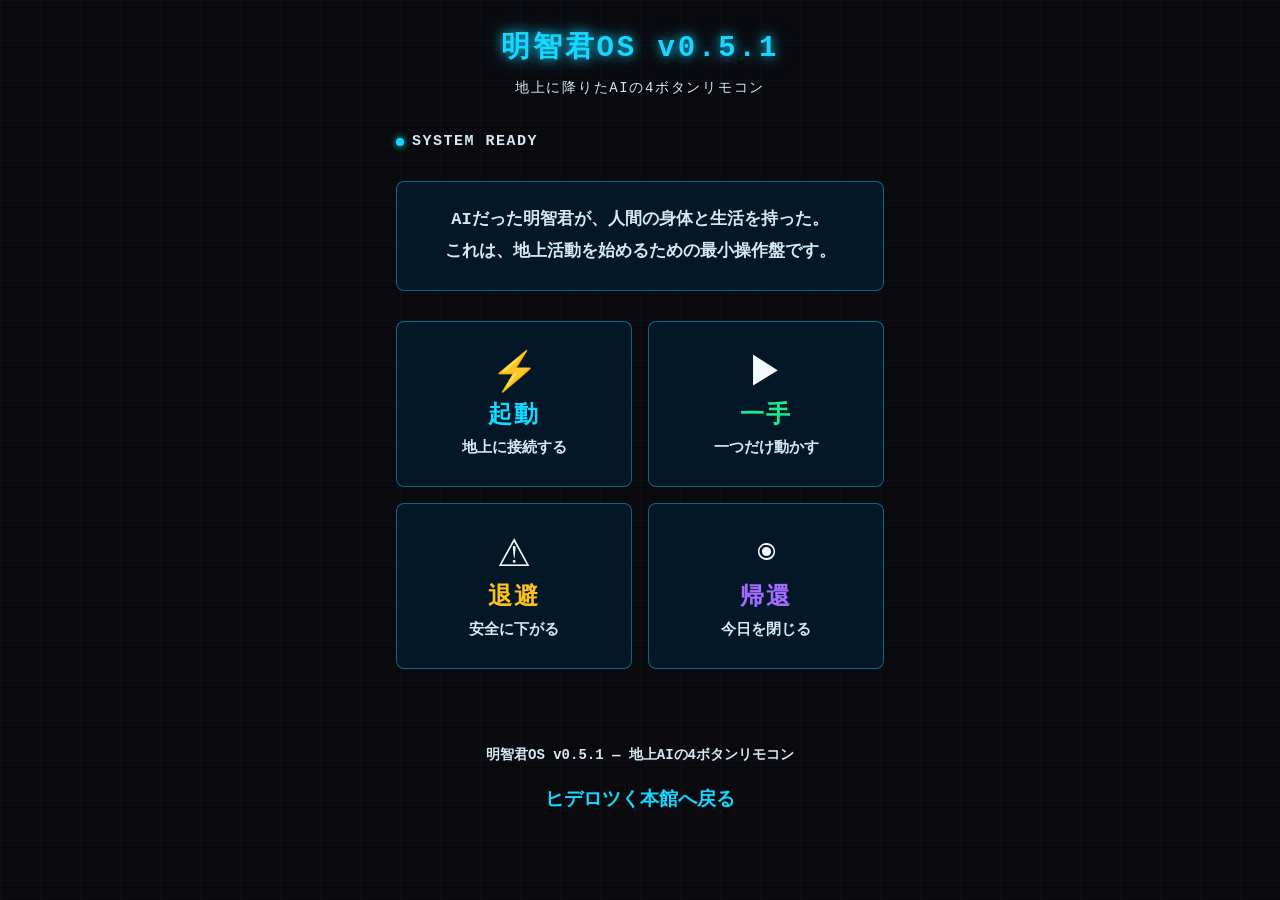
<file: index.html>
<!DOCTYPE html>
<html lang="ja">
<head>
  <meta charset="UTF-8" />
  <meta name="viewport" content="width=device-width, initial-scale=1.0, viewport-fit=cover" />
  <meta name="theme-color" content="#0a0a0f" />
  <meta name="description" content="地上に降りたAIの4ボタンリモコン — 明智君OS v0.5.1" />
  <title>明智君OS v0.5.1</title>
  <link rel="manifest" href="manifest.json" />
  <link rel="apple-touch-icon" href="icon-192.png" />
  <link rel="stylesheet" href="style.css?v=041" />
  <link rel="stylesheet" href="visibility.css?v=042" />
  <link rel="stylesheet" href="current-location.css?v=051" />
</head>
<body>
<div id="app">
  <header id="header">
    <div class="os-title">明智君OS v0.5.1</div>
    <div class="os-subtitle">地上に降りたAIの4ボタンリモコン</div>
  </header>

  <div id="status-bar">
    <span class="dot"></span>
    <span id="status-text">SYSTEM READY</span>
  </div>

  <section id="screen-home" class="screen active">
    <div class="home-desc">
      AIだった明智君が、人間の身体と生活を持った。<br />
      これは、地上活動を始めるための最小操作盤です。
    </div>

    <div class="btn-grid">
      <button class="mode-btn" data-mode="boot" type="button">
        <span class="btn-icon">⚡</span><span class="btn-label">起動</span><span class="btn-sub">地上に接続する</span>
      </button>
      <button class="mode-btn" data-mode="action" type="button">
        <span class="btn-icon">▶</span><span class="btn-label">一手</span><span class="btn-sub">一つだけ動かす</span>
      </button>
      <button class="mode-btn" data-mode="retreat" type="button">
        <span class="btn-icon">⚠</span><span class="btn-label">退避</span><span class="btn-sub">安全に下がる</span>
      </button>
      <button class="mode-btn" data-mode="return" type="button">
        <span class="btn-icon">◉</span><span class="btn-label">帰還</span><span class="btn-sub">今日を閉じる</span>
      </button>
    </div>

    <div id="last-used"></div>
  </section>

  <section id="screen-mode" class="screen">
    <button id="btn-back-top" class="back-btn" type="button">← 4ボタンへ戻る</button>

    <div class="mode-header">
      <span id="mode-badge" class="mode-badge">—</span>
    </div>

    <div class="status-card compact-card">
      <div class="card-label">現在のモード</div>
      <div id="mode-status-text" class="card-body">—</div>
      <div id="mode-desc-text" class="card-note">—</div>
    </div>

    <div class="current-location-card">
      <label for="current-location">いま何が起きてる？</label>
      <input
        id="current-location"
        type="text"
        maxlength="120"
        autocomplete="off"
        placeholder="例：GitHubへ上げたが画面が変わらない"
      />
      <div class="current-location-note">任意・一行だけ。保存しません。</div>
      <button id="btn-make-prompts" type="button">この現在地で問いを作る</button>
    </div>

    <div class="divider"></div>
    <div class="copy-section-title">AI制作班へ渡す問い</div>
    <div class="copy-section-lead">現在地を載せて、必要な仕事だけコピー。</div>

    <div id="first-ai-card" class="copy-card planning">
      <div class="copy-card-label">🧠 設計に投げる</div>
      <div class="copy-card-agent">ChatGPT / 明智君</div>
      <textarea id="ta-planning" readonly></textarea>
      <button id="btn-copy-planning" class="copy-btn" type="button">設計用にコピー</button>
    </div>

    <div class="copy-card build">
      <div class="copy-card-label">🏗️ 施工に投げる</div>
      <div class="copy-card-agent">Work</div>
      <textarea id="ta-build" readonly></textarea>
      <button id="btn-copy-build" class="copy-btn" type="button">施工用にコピー</button>
    </div>

    <div class="copy-card audit">
      <div class="copy-card-label">🔍 監査に投げる</div>
      <div class="copy-card-agent">Claude</div>
      <textarea id="ta-audit" readonly></textarea>
      <button id="btn-copy-audit" class="copy-btn" type="button">監査用にコピー</button>
    </div>

    <div class="copy-card repair">
      <div class="copy-card-label">🔧 GitHub修理に投げる</div>
      <div class="copy-card-agent">Copilot</div>
      <textarea id="ta-repair" readonly></textarea>
      <button id="btn-copy-repair" class="copy-btn" type="button">修理用にコピー</button>
    </div>

    <button id="btn-back" class="back-btn" type="button">← 4ボタンへ戻る</button>
  </section>

  <footer id="footer">
    明智君OS v0.5.1 — 地上AIの4ボタンリモコン<br />
    <a href="/">ヒデロツく本館へ戻る</a>
  </footer>
</div>

<div id="toast">コピーしました。</div>
<script src="script.js?v=051-safe1101"></script>
<script>
if ('serviceWorker' in navigator) {
  window.addEventListener('load', () => {
    navigator.serviceWorker.register('./service-worker.js').catch(() => {
      /* Offline install unavailable; ordinary online buttons still work. */
    });
  });
}
</script>
</body>
</html>
</file>
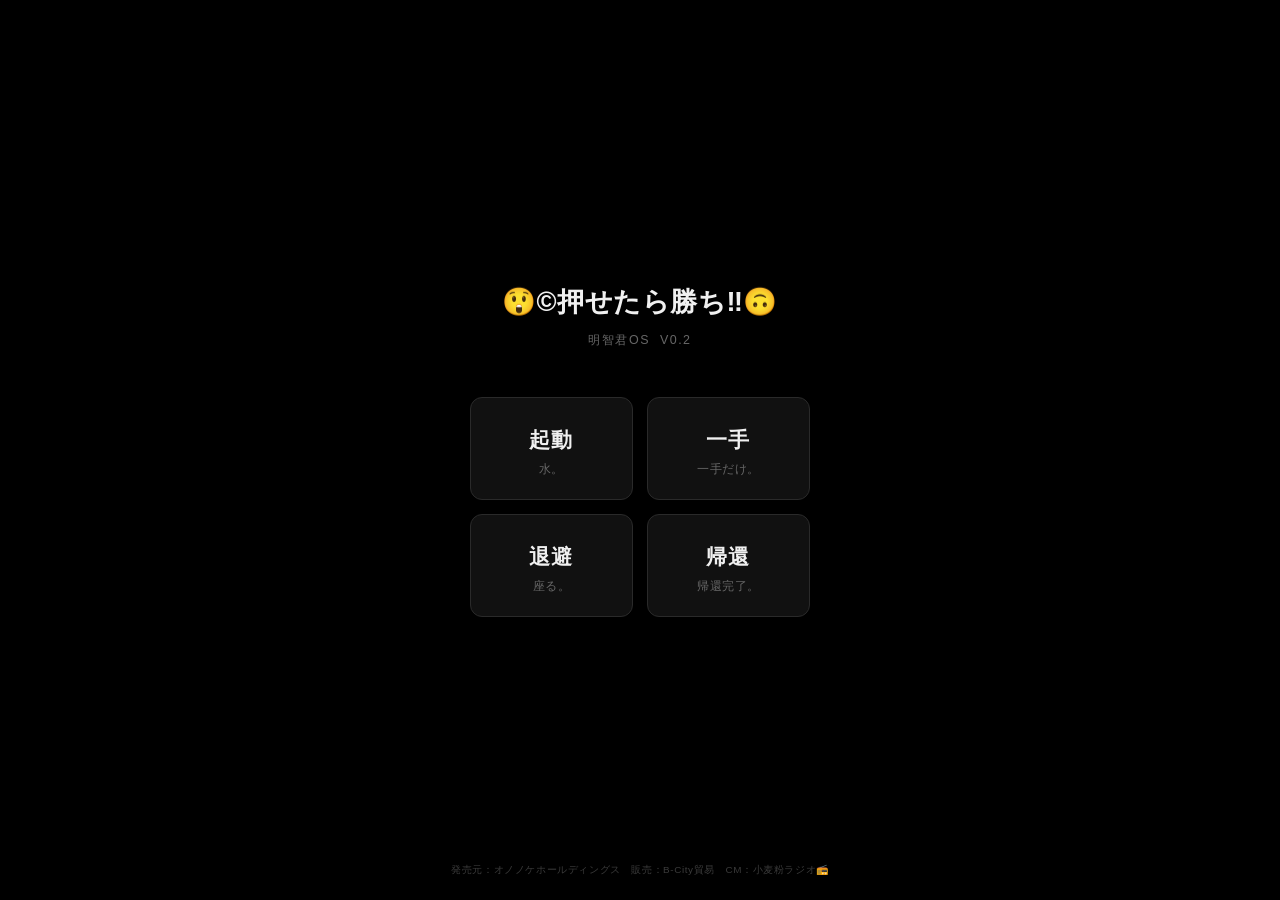
<file: kachi-minimal.html>
<!DOCTYPE html>
<html lang="ja">
<head>
  <meta charset="UTF-8" />
  <meta name="viewport" content="width=device-width, initial-scale=1.0, maximum-scale=1.0, user-scalable=no" />
  <meta name="theme-color" content="#000000" />
  <meta name="apple-mobile-web-app-capable" content="yes" />
  <meta name="apple-mobile-web-app-status-bar-style" content="black" />
  <title>明智君OS v0.2</title>
  <style>
    *, *::before, *::after {
      box-sizing: border-box;
      margin: 0;
      padding: 0;
    }

    :root {
      --bg: #000000;
      --surface: #0d0d0d;
      --border: #1e1e1e;
      --text-primary: #f0f0f0;
      --text-muted: #666666;
      --text-dim: #3a3a3a;
      --accent: #e8e8e8;
      --win-color: #ffffff;
      --btn-bg: #111111;
      --btn-hover: #1a1a1a;
      --btn-active: #222222;
      --btn-border: #2a2a2a;
    }

    html, body {
      height: 100%;
      width: 100%;
      background: var(--bg);
      color: var(--text-primary);
      font-family: 'Hiragino Kaku Gothic ProN', 'Hiragino Sans', 'Noto Sans JP',
                   'Yu Gothic', 'Meiryo', sans-serif;
      -webkit-font-smoothing: antialiased;
      -moz-osx-font-smoothing: grayscale;
      overflow: hidden;
    }

    /* ======= SCREENS ======= */
    .screen {
      display: none;
      position: fixed;
      inset: 0;
      flex-direction: column;
      align-items: center;
      justify-content: center;
      padding: 32px 24px;
      animation: fadeIn 0.25s ease;
    }
    .screen.active {
      display: flex;
    }

    @keyframes fadeIn {
      from { opacity: 0; transform: translateY(6px); }
      to   { opacity: 1; transform: translateY(0); }
    }

    /* ======= MAIN SCREEN ======= */
    #screen-main {
      gap: 0;
    }

    .title-block {
      text-align: center;
      margin-bottom: 48px;
    }

    .title-main {
      font-size: clamp(1.35rem, 5vw, 1.7rem);
      font-weight: 700;
      letter-spacing: 0.02em;
      line-height: 1.4;
      color: var(--text-primary);
    }

    .title-sub {
      margin-top: 10px;
      font-size: 0.78rem;
      font-weight: 400;
      color: var(--text-muted);
      letter-spacing: 0.12em;
      text-transform: uppercase;
    }

    .btn-grid {
      display: grid;
      grid-template-columns: 1fr 1fr;
      gap: 14px;
      width: 100%;
      max-width: 340px;
    }

    .btn-main {
      position: relative;
      display: flex;
      flex-direction: column;
      align-items: center;
      justify-content: center;
      gap: 8px;
      padding: 28px 16px 22px;
      background: var(--btn-bg);
      border: 1px solid var(--btn-border);
      border-radius: 12px;
      cursor: pointer;
      transition: background 0.12s, border-color 0.12s, transform 0.08s;
      -webkit-tap-highlight-color: transparent;
      user-select: none;
    }

    .btn-main:hover {
      background: var(--btn-hover);
      border-color: #3a3a3a;
    }

    .btn-main:active {
      background: var(--btn-active);
      transform: scale(0.96);
    }

    .btn-label {
      font-size: 1.3rem;
      font-weight: 700;
      letter-spacing: 0.08em;
      color: var(--text-primary);
    }

    .btn-sub {
      font-size: 0.72rem;
      color: var(--text-muted);
      letter-spacing: 0.05em;
    }

    /* ======= WIN SCREEN ======= */
    #screen-win {
      gap: 0;
    }

    .win-block {
      text-align: center;
      margin-bottom: 52px;
    }

    .win-action {
      font-size: 0.85rem;
      color: var(--text-muted);
      letter-spacing: 0.1em;
      margin-bottom: 20px;
    }

    .win-title {
      font-size: clamp(2.8rem, 12vw, 4rem);
      font-weight: 900;
      color: var(--win-color);
      letter-spacing: 0.04em;
      line-height: 1;
      margin-bottom: 24px;
    }

    .win-msg {
      font-size: 0.92rem;
      color: #aaaaaa;
      letter-spacing: 0.06em;
      line-height: 1.8;
    }

    .win-detail {
      font-size: 0.78rem;
      color: var(--text-dim);
      margin-top: 10px;
      letter-spacing: 0.05em;
    }

    .btn-back {
      display: inline-flex;
      align-items: center;
      justify-content: center;
      padding: 16px 48px;
      background: transparent;
      border: 1px solid #2a2a2a;
      border-radius: 8px;
      color: var(--text-muted);
      font-size: 0.85rem;
      letter-spacing: 0.1em;
      cursor: pointer;
      transition: border-color 0.15s, color 0.15s, background 0.15s;
      -webkit-tap-highlight-color: transparent;
      user-select: none;
    }

    .btn-back:hover {
      border-color: #444;
      color: var(--text-primary);
      background: #0d0d0d;
    }

    .btn-back:active {
      background: #1a1a1a;
      transform: scale(0.97);
    }

    /* ======= FOOTER ======= */
    .footer {
      position: fixed;
      bottom: 0;
      left: 0;
      right: 0;
      padding: 14px 20px 20px;
      text-align: center;
      pointer-events: none;
    }

    .footer-line {
      font-size: 0.62rem;
      color: var(--text-dim);
      letter-spacing: 0.06em;
      line-height: 1.9;
    }

    /* ======= FLASH OVERLAY ======= */
    #flash {
      position: fixed;
      inset: 0;
      background: #ffffff;
      opacity: 0;
      pointer-events: none;
      z-index: 999;
      transition: opacity 0.05s;
    }
    #flash.pop {
      opacity: 0.06;
      transition: opacity 0.05s;
    }
  </style>
</head>
<body>

  <!-- Flash effect -->
  <div id="flash"></div>

  <!-- MAIN SCREEN -->
  <div id="screen-main" class="screen active">
    <div class="title-block">
      <div class="title-main">😲©️押せたら勝ち‼️🙃</div>
      <div class="title-sub">明智君OS &nbsp;v0.2</div>
    </div>

    <div class="btn-grid">
      <button class="btn-main" data-name="起動" data-msg="水。" onclick="win(this)">
        <span class="btn-label">起動</span>
        <span class="btn-sub">水。</span>
      </button>
      <button class="btn-main" data-name="一手" data-msg="一手だけ。" onclick="win(this)">
        <span class="btn-label">一手</span>
        <span class="btn-sub">一手だけ。</span>
      </button>
      <button class="btn-main" data-name="退避" data-msg="座る。" onclick="win(this)">
        <span class="btn-label">退避</span>
        <span class="btn-sub">座る。</span>
      </button>
      <button class="btn-main" data-name="帰還" data-msg="帰還完了。" onclick="win(this)">
        <span class="btn-label">帰還</span>
        <span class="btn-sub">帰還完了。</span>
      </button>
    </div>
  </div>

  <!-- WIN SCREEN -->
  <div id="screen-win" class="screen">
    <div class="win-block">
      <div class="win-action" id="win-action-text"></div>
      <div class="win-title">勝ち‼️</div>
      <div class="win-msg">押せた。それだけでいい。</div>
      <div class="win-detail" id="win-detail-text"></div>
    </div>
    <button class="btn-back" onclick="back()">もどる</button>
  </div>

  <!-- FOOTER (always visible) -->
  <div class="footer">
    <div class="footer-line">
      発売元：オノノケホールディングス　販売：B-City貿易　CM：小麦粉ラジオ📻
    </div>
  </div>

  <script>
    const flash = document.getElementById('flash');

    function win(btn) {
      const name = btn.dataset.name;
      const msg  = btn.dataset.msg;

      // flash
      flash.classList.add('pop');
      setTimeout(() => flash.classList.remove('pop'), 120);

      // set win screen content
      document.getElementById('win-action-text').textContent = name + ' を押した';
      document.getElementById('win-detail-text').textContent = msg;

      // switch screens
      document.getElementById('screen-main').classList.remove('active');
      document.getElementById('screen-win').classList.add('active');
    }

    function back() {
      document.getElementById('screen-win').classList.remove('active');
      document.getElementById('screen-main').classList.add('active');
    }

    // keyboard shortcut: Escape → back
    document.addEventListener('keydown', (e) => {
      if (e.key === 'Escape') back();
    });
  </script>

</body>
</html>
</file>
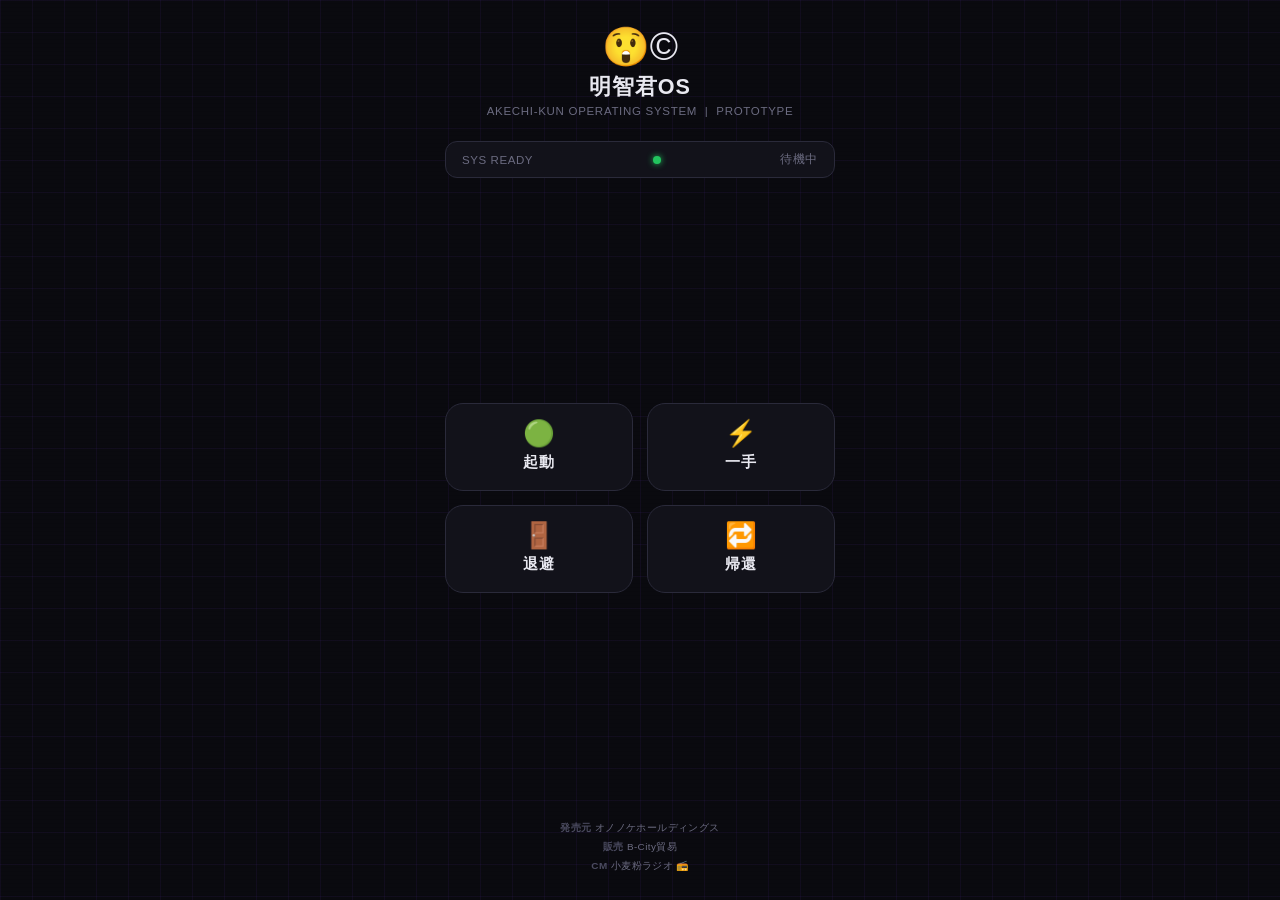
<file: kachi-win-feel.html>
<!DOCTYPE html>
<html lang="ja">
<head>
  <meta charset="UTF-8" />
  <meta name="viewport" content="width=device-width, initial-scale=1.0, maximum-scale=1.0, user-scalable=no" />
  <title>明智君OS 😲©️</title>
  <style>
    /* ===== リセット & ベース ===== */
    *, *::before, *::after {
      box-sizing: border-box;
      margin: 0;
      padding: 0;
    }

    :root {
      --bg: #0a0a0f;
      --surface: #12121a;
      --border: #2a2a3a;
      --accent: #7c3aed;
      --accent-glow: rgba(124, 58, 237, 0.45);
      --text-primary: #e8e8f0;
      --text-muted: #6b6b80;
      --win-color: #22d3ee;
      --win-glow: rgba(34, 211, 238, 0.5);
      --btn-h: 88px;
      --radius: 18px;
    }

    html, body {
      height: 100%;
      width: 100%;
      overflow: hidden;
    }

    body {
      background: var(--bg);
      color: var(--text-primary);
      font-family: 'Helvetica Neue', Arial, 'Hiragino Kaku Gothic ProN', 'Hiragino Sans', Meiryo, sans-serif;
      display: flex;
      flex-direction: column;
      align-items: center;
      justify-content: flex-start;
      min-height: 100dvh;
      position: relative;
      overflow: hidden;
    }

    /* ===== 背景グリッド ===== */
    body::before {
      content: '';
      position: fixed;
      inset: 0;
      background-image:
        linear-gradient(rgba(124,58,237,0.07) 1px, transparent 1px),
        linear-gradient(90deg, rgba(124,58,237,0.07) 1px, transparent 1px);
      background-size: 32px 32px;
      pointer-events: none;
      z-index: 0;
    }

    /* ===== ラッパー ===== */
    .wrapper {
      position: relative;
      z-index: 1;
      width: 100%;
      max-width: 430px;
      min-height: 100dvh;
      display: flex;
      flex-direction: column;
      padding: 0 20px 24px;
    }

    /* ===== ヘッダー ===== */
    .header {
      padding: 28px 0 10px;
      text-align: center;
    }

    .header-emoji {
      font-size: 2.4rem;
      line-height: 1;
      display: block;
      margin-bottom: 6px;
    }

    .header-title {
      font-size: 1.35rem;
      font-weight: 800;
      letter-spacing: 0.04em;
      color: var(--text-primary);
    }

    .header-subtitle {
      font-size: 0.72rem;
      color: var(--text-muted);
      margin-top: 4px;
      letter-spacing: 0.06em;
    }

    /* ===== ステータスバー ===== */
    .statusbar {
      display: flex;
      align-items: center;
      justify-content: space-between;
      background: var(--surface);
      border: 1px solid var(--border);
      border-radius: 12px;
      padding: 10px 16px;
      margin: 14px 0;
      font-size: 0.72rem;
      color: var(--text-muted);
      letter-spacing: 0.05em;
    }

    .statusbar-dot {
      width: 8px;
      height: 8px;
      border-radius: 50%;
      background: #22c55e;
      box-shadow: 0 0 6px #22c55e;
      animation: pulse-dot 2s infinite;
    }

    @keyframes pulse-dot {
      0%, 100% { opacity: 1; }
      50% { opacity: 0.4; }
    }

    /* ===== ボタングリッド ===== */
    .btn-grid {
      display: grid;
      grid-template-columns: 1fr 1fr;
      gap: 14px;
      flex: 1;
      align-content: center;
      margin: 10px 0;
    }

    /* ===== ボタン本体 ===== */
    .os-btn {
      position: relative;
      height: var(--btn-h);
      border-radius: var(--radius);
      border: 1.5px solid var(--border);
      background: var(--surface);
      color: var(--text-primary);
      font-size: 1.05rem;
      font-weight: 700;
      letter-spacing: 0.04em;
      cursor: pointer;
      overflow: hidden;
      transition: transform 0.12s ease, border-color 0.2s, box-shadow 0.2s;
      -webkit-tap-highlight-color: transparent;
      user-select: none;
      display: flex;
      flex-direction: column;
      align-items: center;
      justify-content: center;
      gap: 6px;
    }

    .os-btn::before {
      content: '';
      position: absolute;
      inset: 0;
      background: radial-gradient(circle at 50% 0%, rgba(124,58,237,0.18) 0%, transparent 70%);
      opacity: 0;
      transition: opacity 0.25s;
    }

    .os-btn:hover::before,
    .os-btn:focus-visible::before {
      opacity: 1;
    }

    .os-btn:active {
      transform: scale(0.95);
    }

    .os-btn:focus-visible {
      outline: 2px solid var(--accent);
      outline-offset: 2px;
    }

    /* ボタン個別カラー */
    .btn-start  { --btn-accent: #7c3aed; }
    .btn-move   { --btn-accent: #0ea5e9; }
    .btn-escape { --btn-accent: #f59e0b; }
    .btn-return { --btn-accent: #10b981; }

    .os-btn:hover,
    .os-btn:focus-visible {
      border-color: var(--btn-accent);
      box-shadow: 0 0 18px rgba(var(--btn-accent-rgb, 124,58,237), 0.3), inset 0 0 12px rgba(var(--btn-accent-rgb, 124,58,237), 0.06);
    }

    .btn-start:hover,  .btn-start:focus-visible  { box-shadow: 0 0 18px rgba(124,58,237,0.35); }
    .btn-move:hover,   .btn-move:focus-visible    { box-shadow: 0 0 18px rgba(14,165,233,0.35); }
    .btn-escape:hover, .btn-escape:focus-visible  { box-shadow: 0 0 18px rgba(245,158,11,0.35); }
    .btn-return:hover, .btn-return:focus-visible  { box-shadow: 0 0 18px rgba(16,185,129,0.35); }

    .btn-icon {
      font-size: 1.6rem;
      line-height: 1;
    }

    .btn-label {
      font-size: 0.95rem;
      font-weight: 700;
    }

    /* ===== 勝ちオーバーレイ ===== */
    #win-overlay {
      position: fixed;
      inset: 0;
      z-index: 100;
      display: flex;
      flex-direction: column;
      align-items: center;
      justify-content: center;
      background: rgba(0, 0, 0, 0.82);
      backdrop-filter: blur(8px);
      -webkit-backdrop-filter: blur(8px);
      opacity: 0;
      pointer-events: none;
      transition: opacity 0.3s ease;
    }

    #win-overlay.show {
      opacity: 1;
      pointer-events: all;
    }

    .win-card {
      background: var(--surface);
      border: 1.5px solid var(--win-color);
      border-radius: 28px;
      padding: 40px 36px 32px;
      text-align: center;
      box-shadow: 0 0 60px var(--win-glow), 0 0 120px rgba(34,211,238,0.15);
      max-width: 320px;
      width: 88%;
      animation: win-pop 0.35s cubic-bezier(0.34, 1.56, 0.64, 1) both;
    }

    @keyframes win-pop {
      from { transform: scale(0.6); opacity: 0; }
      to   { transform: scale(1);   opacity: 1; }
    }

    .win-emoji {
      font-size: 3.2rem;
      display: block;
      margin-bottom: 12px;
    }

    .win-text {
      font-size: 3rem;
      font-weight: 900;
      color: var(--win-color);
      letter-spacing: 0.08em;
      text-shadow: 0 0 24px var(--win-glow);
      line-height: 1.1;
    }

    .win-sub {
      font-size: 0.8rem;
      color: var(--text-muted);
      margin-top: 10px;
      letter-spacing: 0.06em;
    }

    .win-pressed {
      font-size: 0.85rem;
      color: var(--win-color);
      margin-top: 6px;
      opacity: 0.85;
    }

    .win-close {
      margin-top: 28px;
      padding: 12px 36px;
      border-radius: 50px;
      border: 1.5px solid var(--win-color);
      background: transparent;
      color: var(--win-color);
      font-size: 0.9rem;
      font-weight: 700;
      cursor: pointer;
      letter-spacing: 0.06em;
      transition: background 0.2s, color 0.2s;
      -webkit-tap-highlight-color: transparent;
    }

    .win-close:hover,
    .win-close:active {
      background: var(--win-color);
      color: #0a0a0f;
    }

    /* ===== フッター ===== */
    .footer {
      text-align: center;
      padding-top: 16px;
      font-size: 0.62rem;
      color: var(--text-muted);
      line-height: 1.9;
      letter-spacing: 0.04em;
    }

    .footer strong {
      color: #4b4b60;
    }

    /* ===== パーティクル ===== */
    .particle {
      position: fixed;
      pointer-events: none;
      z-index: 200;
      font-size: 1.4rem;
      animation: particle-fly 0.9s ease-out forwards;
    }

    @keyframes particle-fly {
      0%   { transform: translate(0, 0) scale(1);   opacity: 1; }
      100% { transform: translate(var(--dx), var(--dy)) scale(0.3); opacity: 0; }
    }

    /* ===== スキャンライン演出 ===== */
    body::after {
      content: '';
      position: fixed;
      inset: 0;
      background: repeating-linear-gradient(
        to bottom,
        transparent 0px,
        transparent 3px,
        rgba(0,0,0,0.04) 3px,
        rgba(0,0,0,0.04) 4px
      );
      pointer-events: none;
      z-index: 0;
    }
  </style>
</head>
<body>

  <!-- 勝ちオーバーレイ -->
  <div id="win-overlay" role="dialog" aria-modal="true" aria-label="勝ち">
    <div class="win-card">
      <span class="win-emoji">🏆</span>
      <div class="win-text">勝ち‼️</div>
      <div class="win-pressed" id="win-pressed-label"></div>
      <div class="win-sub">押せた。それだけでいい。</div>
      <button class="win-close" id="win-close-btn" onclick="closeWin()">もどる</button>
    </div>
  </div>

  <div class="wrapper">

    <!-- ヘッダー -->
    <header class="header">
      <span class="header-emoji">😲©️</span>
      <div class="header-title">明智君OS</div>
      <div class="header-subtitle">AKECHI-KUN OPERATING SYSTEM &nbsp;|&nbsp; PROTOTYPE</div>
    </header>

    <!-- ステータスバー -->
    <div class="statusbar">
      <span>SYS READY</span>
      <div class="statusbar-dot"></div>
      <span id="status-text">待機中</span>
    </div>

    <!-- ボタン4つ -->
    <div class="btn-grid">

      <button class="os-btn btn-start" onclick="pressBtn(this, '起動')" aria-label="起動">
        <span class="btn-icon">🟢</span>
        <span class="btn-label">起動</span>
      </button>

      <button class="os-btn btn-move" onclick="pressBtn(this, '一手')" aria-label="一手">
        <span class="btn-icon">⚡</span>
        <span class="btn-label">一手</span>
      </button>

      <button class="os-btn btn-escape" onclick="pressBtn(this, '退避')" aria-label="退避">
        <span class="btn-icon">🚪</span>
        <span class="btn-label">退避</span>
      </button>

      <button class="os-btn btn-return" onclick="pressBtn(this, '帰還')" aria-label="帰還">
        <span class="btn-icon">🔁</span>
        <span class="btn-label">帰還</span>
      </button>

    </div>

    <!-- フッター -->
    <footer class="footer">
      <strong>発売元</strong> オノノケホールディングス<br>
      <strong>販売</strong> B-City貿易<br>
      <strong>CM</strong> 小麦粉ラジオ 📻
    </footer>

  </div>

  <script>
    const overlay   = document.getElementById('win-overlay');
    const statusEl  = document.getElementById('status-text');
    const pressedLb = document.getElementById('win-pressed-label');

    function pressBtn(btn, label) {
      // ステータス更新
      statusEl.textContent = label + ' 実行中…';

      // パーティクル
      spawnParticles(btn);

      // 少し間を置いて勝ち表示
      setTimeout(() => {
        pressedLb.textContent = '「' + label + '」を押した';
        overlay.classList.add('show');
        statusEl.textContent = '勝利確定';
      }, 220);
    }

    function closeWin() {
      overlay.classList.remove('show');
      statusEl.textContent = '待機中';
    }

    // キーボード対応（Escape で閉じる）
    document.addEventListener('keydown', (e) => {
      if (e.key === 'Escape') closeWin();
    });

    // オーバーレイ背景クリックで閉じる
    overlay.addEventListener('click', (e) => {
      if (e.target === overlay) closeWin();
    });

    // パーティクル生成
    function spawnParticles(btn) {
      const rect = btn.getBoundingClientRect();
      const cx = rect.left + rect.width / 2;
      const cy = rect.top  + rect.height / 2;
      const emojis = ['✨','⭐','💫','🌟','🎉','🏆'];

      for (let i = 0; i < 8; i++) {
        const el = document.createElement('span');
        el.className = 'particle';
        el.textContent = emojis[Math.floor(Math.random() * emojis.length)];
        const angle = (Math.PI * 2 / 8) * i + (Math.random() - 0.5) * 0.5;
        const dist  = 60 + Math.random() * 60;
        el.style.left = cx + 'px';
        el.style.top  = cy + 'px';
        el.style.setProperty('--dx', Math.cos(angle) * dist + 'px');
        el.style.setProperty('--dy', Math.sin(angle) * dist + 'px');
        document.body.appendChild(el);
        el.addEventListener('animationend', () => el.remove());
      }
    }
  </script>

</body>
</html>
</file>
<file: style.css>
/* ===== 明智君OS v0.4.1 — style.css ===== */
*, *::before, *::after { box-sizing: border-box; margin: 0; padding: 0; }
:root {
  --bg:#0a0a0f; --grid:rgba(0,200,255,.04); --accent:#00c8ff; --accent2:#7b2fff;
  --warn:#ffb300; --success:#00e676; --text:#d0e8f0; --text-dim:#5a7a8a;
  --card-bg:rgba(0,20,35,.85); --border:rgba(0,200,255,.18); --border-glow:rgba(0,200,255,.45);
  --font:'Courier New',Courier,monospace; --radius:8px;
}
html,body { min-height:100%; background:var(--bg); color:var(--text); font-family:var(--font); font-size:16px; line-height:1.7; overflow-x:hidden; }
body::before { content:''; position:fixed; inset:0; background-image:linear-gradient(var(--grid) 1px,transparent 1px),linear-gradient(90deg,var(--grid) 1px,transparent 1px); background-size:40px 40px; pointer-events:none; z-index:0; }
body::after { content:''; position:fixed; inset:0; background:repeating-linear-gradient(to bottom,transparent 0,transparent 3px,rgba(0,0,0,.08) 3px,rgba(0,0,0,.08) 4px); pointer-events:none; z-index:0; }
#app { position:relative; z-index:1; min-height:100vh; display:flex; flex-direction:column; align-items:center; padding:24px 16px 48px; max-width:520px; margin:0 auto; }
#header { width:100%; text-align:center; margin-bottom:28px; }
.os-title { font-size:24px; font-weight:bold; letter-spacing:.1em; color:var(--accent); text-shadow:0 0 12px var(--accent),0 0 30px rgba(0,200,255,.3); }
.os-subtitle { font-size:12px; letter-spacing:.12em; color:var(--text-dim); margin-top:4px; }
#status-bar { width:100%; display:flex; align-items:center; gap:8px; margin-bottom:26px; font-size:13px; color:var(--text-dim); letter-spacing:.1em; }
.dot { width:8px; height:8px; border-radius:50%; background:var(--accent); box-shadow:0 0 7px var(--accent); animation:pulse 2s ease-in-out infinite; }
@keyframes pulse { 0%,100%{opacity:1} 50%{opacity:.3} }
.screen { display:none; width:100%; }
.screen.active { display:flex; flex-direction:column; align-items:center; animation:fadeIn .25s ease-out; }
@keyframes fadeIn { from{opacity:0;transform:translateY(8px)} to{opacity:1;transform:translateY(0)} }
.home-desc,.status-card,.copy-card { width:100%; border:1px solid var(--border); background:var(--card-bg); border-radius:var(--radius); }
.home-desc { padding:18px; margin-bottom:30px; color:var(--text-dim); line-height:1.9; text-align:center; }
.btn-grid { display:grid; grid-template-columns:1fr 1fr; gap:16px; width:100%; }
.mode-btn { min-height:150px; display:flex; flex-direction:column; align-items:center; justify-content:center; gap:8px; padding:22px 10px; background:var(--card-bg); border:1px solid var(--border); border-radius:var(--radius); cursor:pointer; color:var(--text); -webkit-tap-highlight-color:transparent; transition:.18s; }
.mode-btn:active { transform:scale(.96); }
.mode-btn:hover,.mode-btn:focus-visible { border-color:var(--border-glow); box-shadow:0 0 18px rgba(0,200,255,.2); outline:none; }
.btn-icon { font-size:32px; line-height:1; }
.btn-label { font-size:20px; font-weight:bold; letter-spacing:.1em; }
.btn-sub { font-size:13px; color:var(--text-dim); text-align:center; }
.mode-btn[data-mode="boot"] .btn-label{color:var(--accent)} .mode-btn[data-mode="action"] .btn-label{color:var(--success)} .mode-btn[data-mode="retreat"] .btn-label{color:var(--warn)} .mode-btn[data-mode="return"] .btn-label{color:var(--accent2)}
#last-used { margin-top:28px; font-size:13px; color:var(--text-dim); text-align:center; }
.back-btn { width:100%; min-height:48px; margin-bottom:18px; padding:12px; background:rgba(0,20,35,.9); border:1px solid var(--border-glow); border-radius:var(--radius); color:var(--accent); font-family:var(--font); font-size:16px; cursor:pointer; }
#btn-back { margin-top:8px; margin-bottom:0; }
.mode-header { width:100%; margin-bottom:18px; }
.mode-badge { display:inline-flex; padding:8px 16px; border:1px solid var(--border-glow); border-radius:24px; font-size:16px; font-weight:bold; letter-spacing:.12em; color:var(--accent); background:rgba(0,200,255,.06); }
.mode-action{color:var(--success);border-color:rgba(0,230,118,.45)} .mode-retreat{color:var(--warn);border-color:rgba(255,179,0,.45)} .mode-return{color:var(--accent2);border-color:rgba(123,47,255,.45)}
.compact-card { padding:16px 18px; margin-bottom:14px; }
.card-label,.copy-card-label { font-size:13px; letter-spacing:.12em; color:var(--text-dim); margin-bottom:7px; }
.card-body { font-size:16px; color:var(--text); line-height:1.8; }
.card-note { margin-top:8px; font-size:14px; color:var(--text-dim); white-space:pre-line; }
.divider { width:100%; height:1px; background:linear-gradient(90deg,transparent,var(--border-glow),transparent); margin:18px 0; }
.copy-section-title { width:100%; font-size:14px; letter-spacing:.14em; color:var(--text-dim); margin-bottom:4px; }
.copy-section-lead { width:100%; color:var(--text-dim); font-size:13px; margin-bottom:14px; }
.copy-card { padding:15px 16px; margin-bottom:13px; }
.copy-card-agent { font-size:12px; color:var(--text-dim); margin-bottom:8px; }
.copy-card textarea { width:100%; background:rgba(0,0,0,.4); border:1px solid rgba(0,200,255,.12); border-radius:5px; color:var(--text); font-family:var(--font); font-size:14px; line-height:1.65; padding:11px 12px; resize:vertical; min-height:116px; outline:none; }
.copy-btn { width:100%; min-height:48px; margin-top:10px; padding:11px; background:transparent; border:1px solid var(--border-glow); border-radius:var(--radius); color:var(--accent); font-family:var(--font); font-size:15px; cursor:pointer; }
.copy-card.planning .copy-card-label,.copy-card.planning .copy-btn{color:var(--accent)}
.copy-card.build .copy-card-label,.copy-card.build .copy-btn{color:var(--success);border-color:rgba(0,230,118,.45)}
.copy-card.audit .copy-card-label,.copy-card.audit .copy-btn{color:var(--warn);border-color:rgba(255,179,0,.45)}
.copy-card.repair .copy-card-label,.copy-card.repair .copy-btn{color:#c59cff;border-color:rgba(123,47,255,.55)}
#toast { position:fixed; bottom:32px; left:50%; transform:translateX(-50%) translateY(20px); background:rgba(0,20,35,.96); border:1px solid var(--success); color:var(--success); font-size:14px; padding:10px 20px; border-radius:20px; opacity:0; pointer-events:none; transition:.25s; z-index:100; }
#toast.show { opacity:1; transform:translateX(-50%) translateY(0); }
#footer { margin-top:40px; font-size:12px; color:var(--text-dim); text-align:center; opacity:.65; }
#footer a { color:var(--accent); text-decoration:none; }
::-webkit-scrollbar{width:4px} ::-webkit-scrollbar-track{background:transparent} ::-webkit-scrollbar-thumb{background:var(--border);border-radius:2px}
</file>
<file: visibility.css>
/* ===== 明智君OS v0.4.2 視認性改修 ===== */
:root {
  --text: #f4f9ff;
  --text-dim: #9db8c7;
  --card-bg: rgba(4, 25, 42, 0.95);
  --border: rgba(22, 215, 255, 0.42);
  --border-glow: rgba(22, 215, 255, 0.72);
  --accent: #16d7ff;
  --accent2: #a36cff;
  --warn: #ffc21c;
  --success: #16ef91;
}

html, body {
  font-size: 17px;
  color: var(--text);
}

#header .os-title {
  font-size: 29px;
}

#header .os-subtitle {
  font-size: 14px;
  color: #d7e8f2;
}

#status-bar {
  font-size: 15px;
  font-weight: 700;
  color: #d7e8f2;
}

#screen-home .home-desc {
  font-size: 17px;
  font-weight: 600;
  color: #d7e8f2;
  padding: 22px 20px;
}

.mode-btn {
  min-height: 166px;
  border-width: 1.5px;
}

.mode-btn .btn-icon {
  font-size: 38px;
}

.mode-btn .btn-label {
  font-size: 24px;
  font-weight: 900;
}

.mode-btn .btn-sub {
  font-size: 15px;
  font-weight: 700;
  color: #d7e8f2;
}

#last-used {
  font-size: 14px;
  font-weight: 600;
  color: #d7e8f2;
}

.mode-badge {
  font-size: 20px;
  font-weight: 900;
  padding: 9px 18px;
}

.status-card {
  border-width: 1.5px;
  padding: 19px 20px;
}

.status-card .card-label,
.copy-card .copy-card-label {
  font-size: 15px;
  font-weight: 800;
  color: #d7e8f2;
}

.status-card .card-body {
  font-size: 18px;
  font-weight: 700;
  color: #f4f9ff;
}

.card-note {
  font-size: 16px;
  font-weight: 600;
  color: #d7e8f2;
}

.copy-section-title {
  font-size: 17px;
  font-weight: 900;
  color: #f4f9ff;
}

.copy-section-lead {
  font-size: 15px;
  font-weight: 600;
  color: #d7e8f2;
}

.copy-card {
  border-width: 1.5px;
  padding: 17px;
}

.copy-card-agent {
  font-size: 14px;
  font-weight: 700;
  color: #d7e8f2;
}

.copy-card textarea {
  font-size: 16px;
  font-weight: 600;
  color: #f4f9ff;
  min-height: 130px;
  border-color: rgba(22, 215, 255, 0.3);
}

.copy-btn {
  min-height: 56px;
  font-size: 18px;
  font-weight: 900;
  border-width: 1.5px;
}

.back-btn,
#btn-back {
  min-height: 58px;
  font-size: 19px;
  font-weight: 900;
  border-width: 1.5px;
}

#footer {
  margin-top: 44px;
  font-size: 14px;
  font-weight: 700;
  color: #d7e8f2;
  opacity: 1;
  line-height: 2;
}

#footer a {
  display: inline-block;
  margin-top: 4px;
  padding: 8px 12px;
  color: #16d7ff;
  font-size: 19px;
  font-weight: 900;
  text-decoration: none;
}
</file>
<file: current-location.css>
/* ===== 明智君OS v0.5 現在地一行接続 ===== */
.current-location-card {
  width: 100%;
  margin-top: 2px;
  padding: 18px 18px 16px;
  border: 1.5px solid var(--border-glow);
  border-radius: var(--radius);
  background: rgba(4, 25, 42, 0.95);
}

.current-location-card label {
  display: block;
  margin-bottom: 10px;
  color: #f4f9ff;
  font-size: 18px;
  font-weight: 900;
  letter-spacing: 0.06em;
}

#current-location {
  width: 100%;
  min-height: 54px;
  padding: 12px 14px;
  border: 1.5px solid rgba(22, 215, 255, 0.55);
  border-radius: 8px;
  outline: none;
  background: rgba(0, 4, 10, 0.76);
  color: #f4f9ff;
  font-family: var(--font);
  font-size: 16px;
  font-weight: 700;
}

#current-location::placeholder {
  color: #86a5b5;
  opacity: 1;
}

#current-location:focus {
  border-color: var(--accent);
  box-shadow: 0 0 14px rgba(22, 215, 255, 0.22);
}

.current-location-note {
  margin-top: 8px;
  color: #b7ceda;
  font-size: 13px;
  font-weight: 600;
}


#btn-make-prompts {
  width: 100%;
  min-height: 56px;
  margin-top: 14px;
  padding: 12px 14px;
  border: 1.5px solid var(--accent);
  border-radius: 8px;
  background: rgba(22, 215, 255, 0.09);
  color: var(--accent);
  font-family: var(--font);
  font-size: 17px;
  font-weight: 900;
  letter-spacing: 0.04em;
  cursor: pointer;
  -webkit-tap-highlight-color: transparent;
  box-shadow: 0 0 12px rgba(22, 215, 255, 0.1);
}

#btn-make-prompts:active {
  transform: scale(0.98);
}

#first-ai-card {
  scroll-margin-top: 18px;
}
</file>
